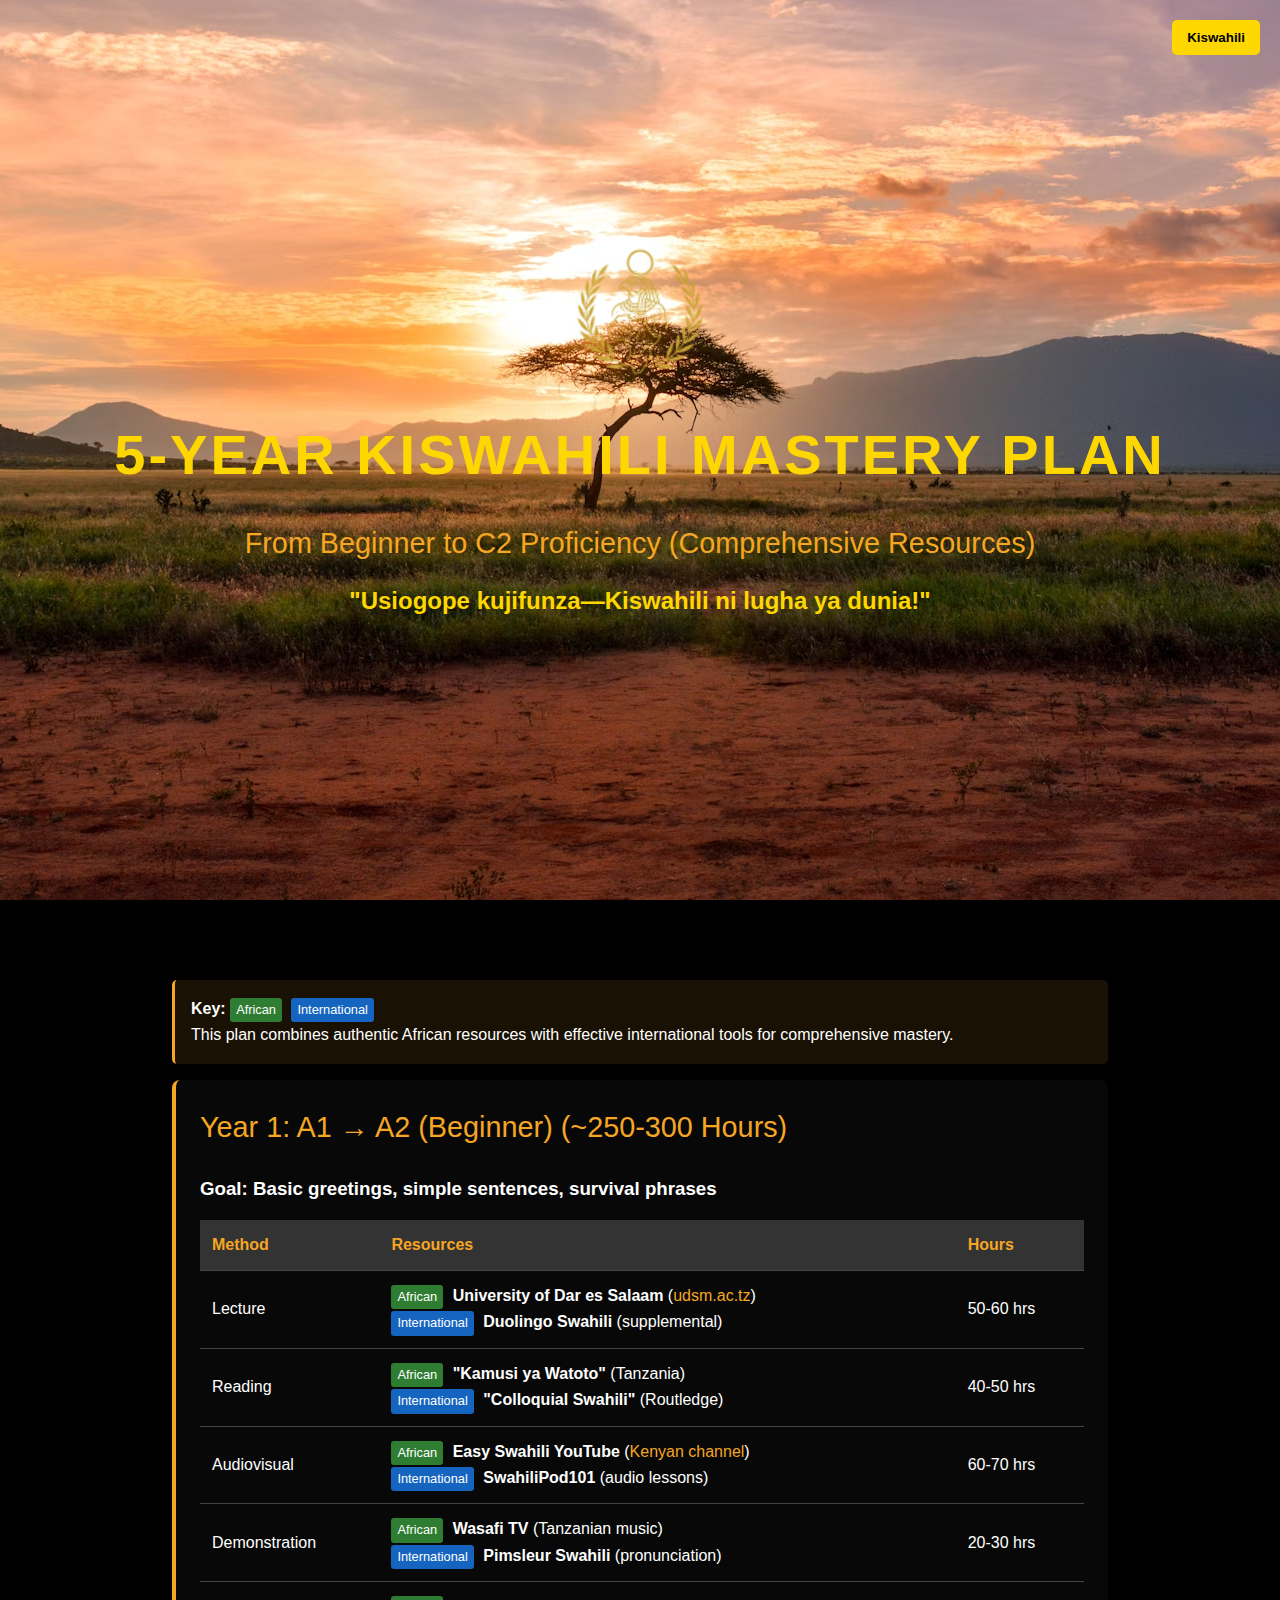
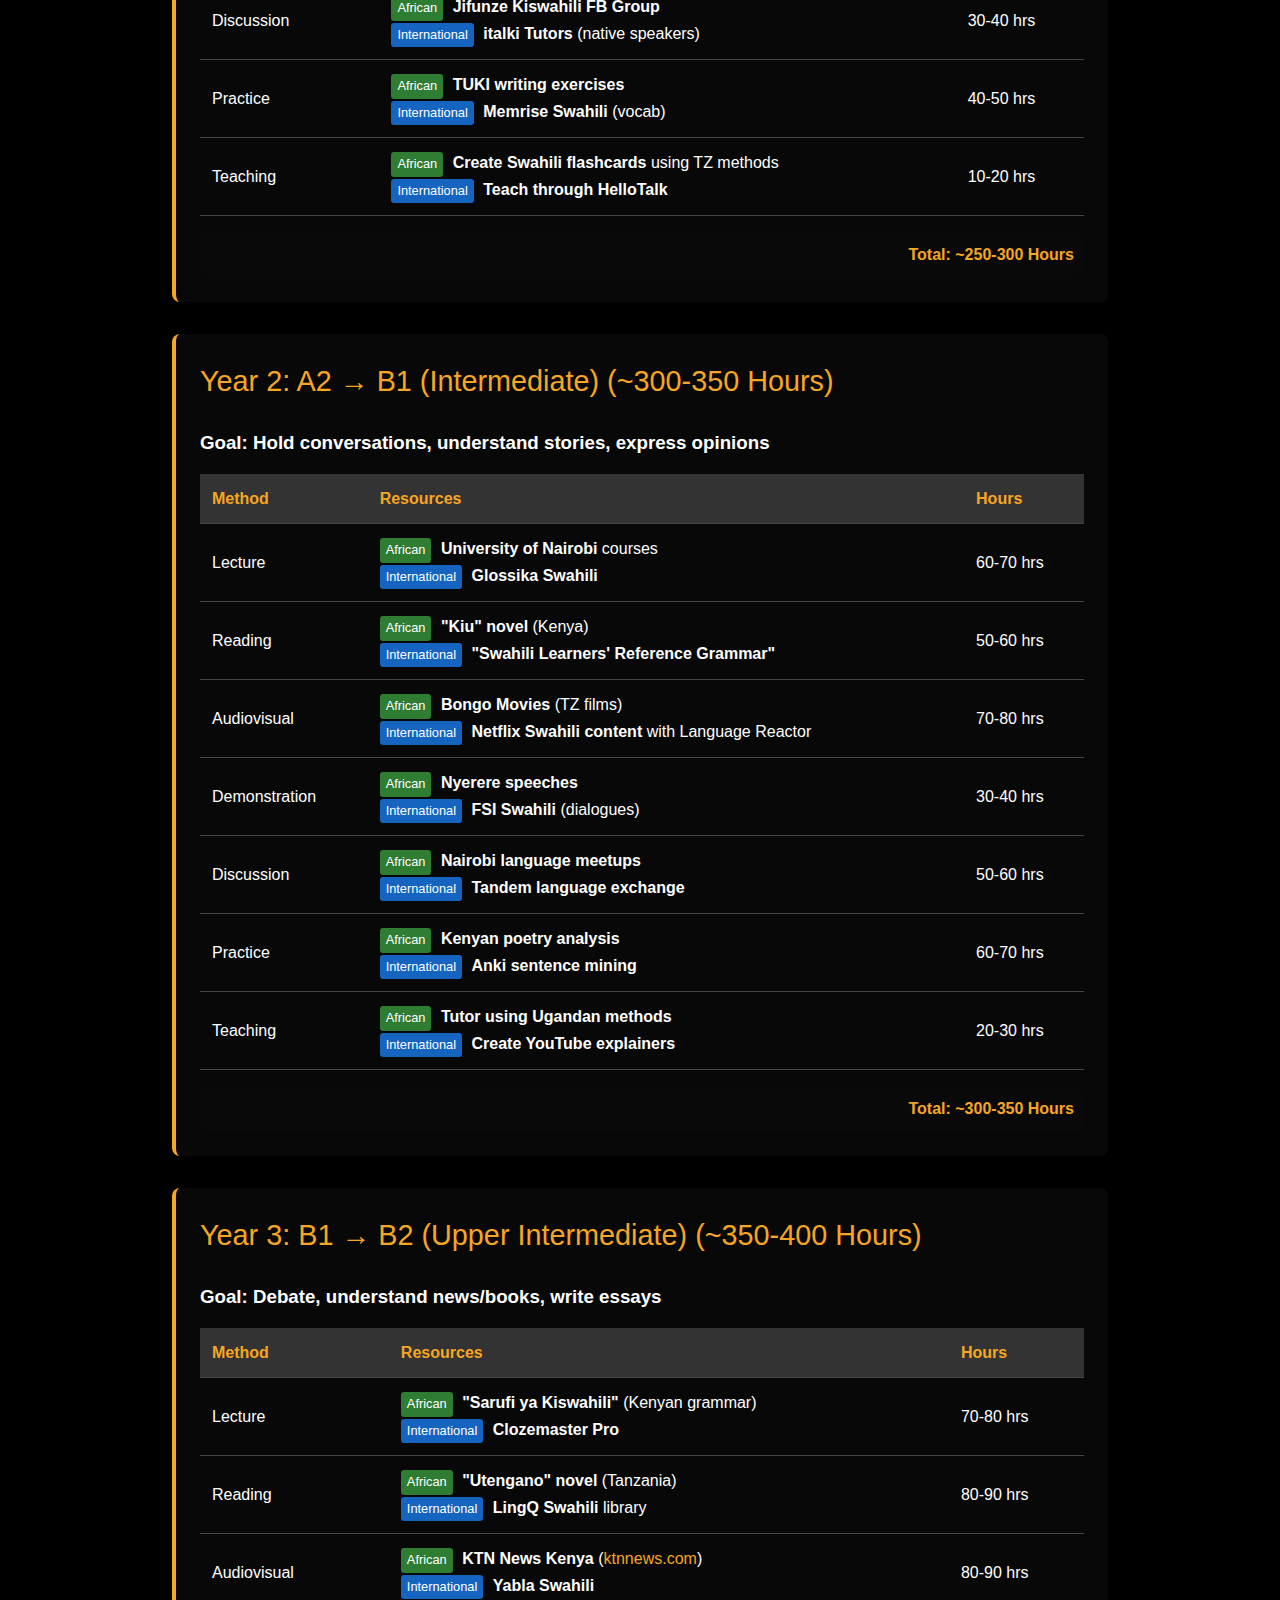
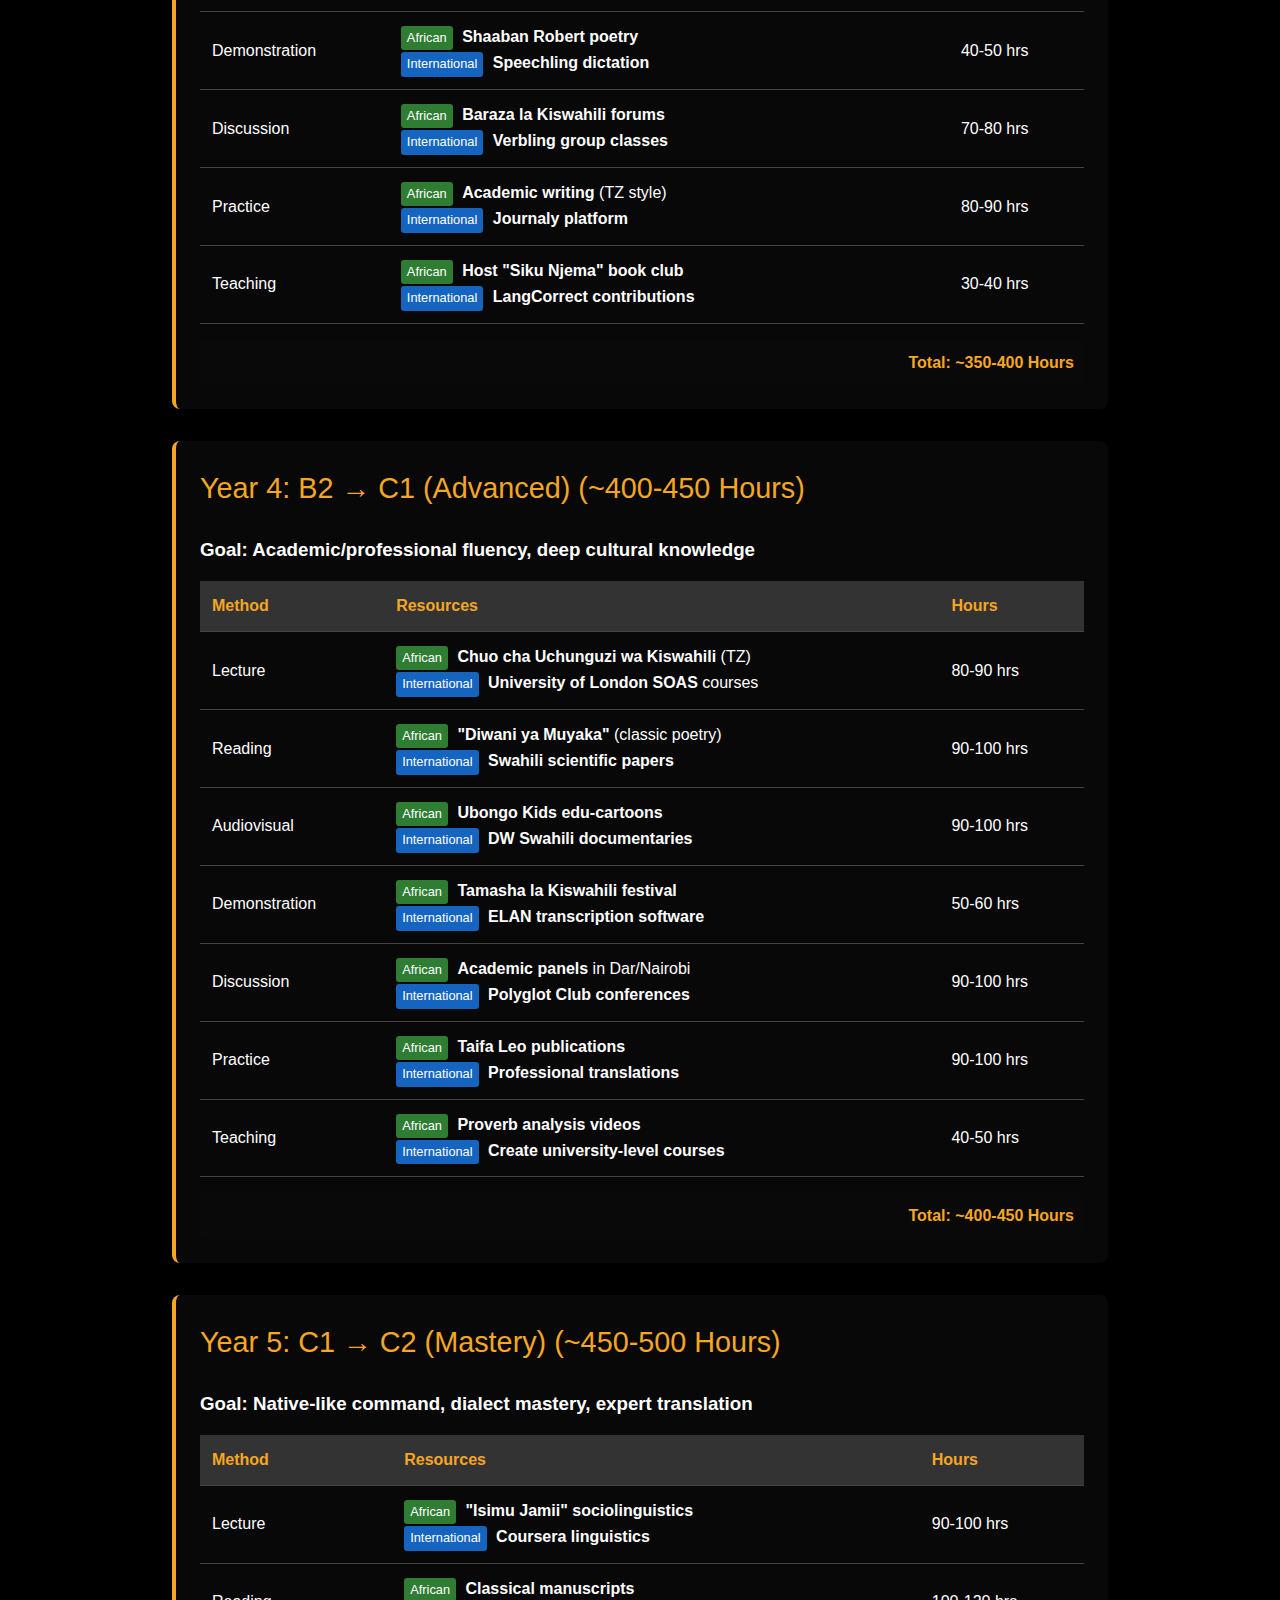
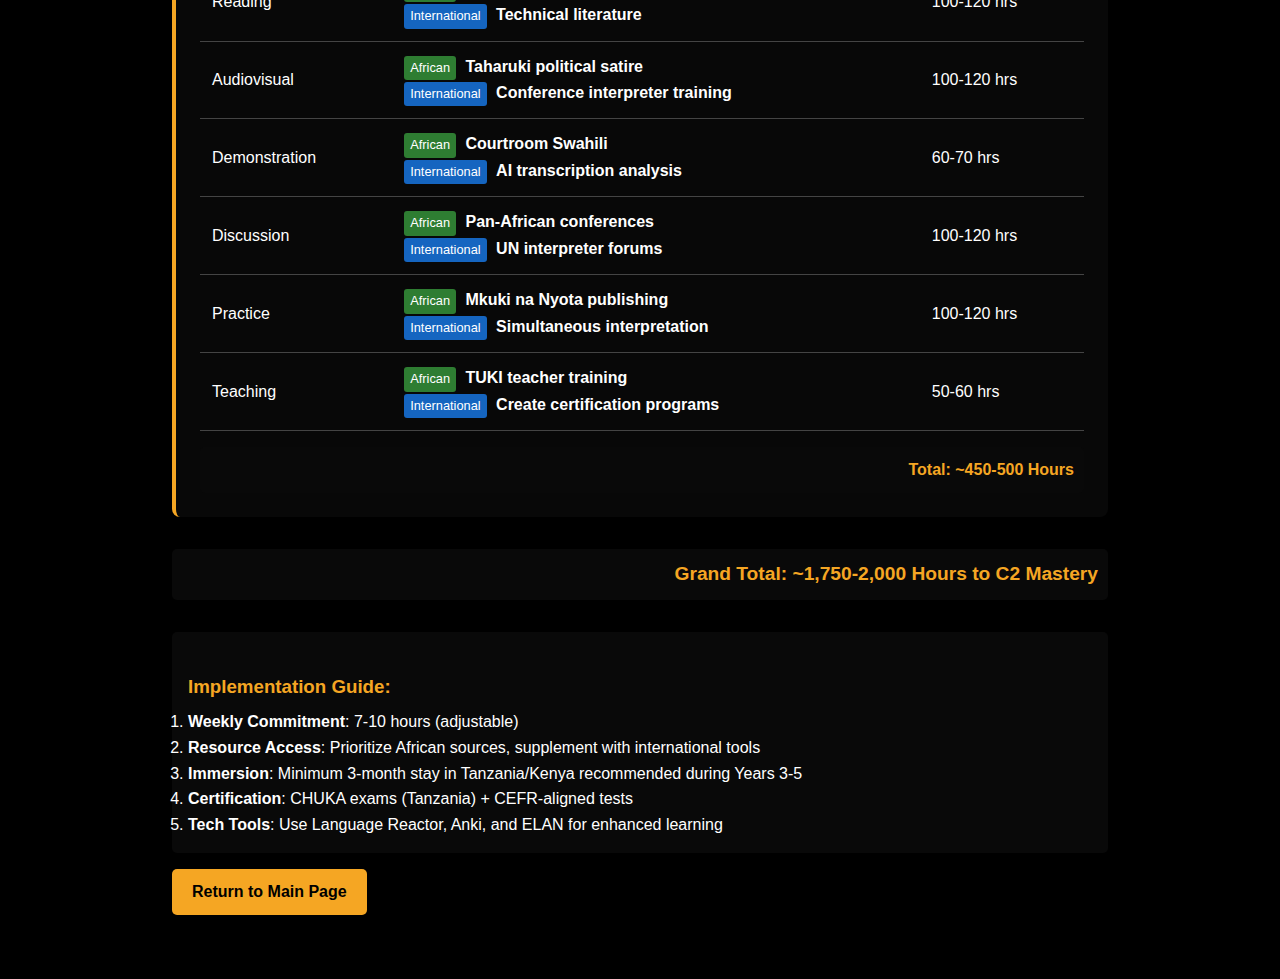
<file: kiswahili-plan.html>
<!DOCTYPE html>
<html lang="en">
<head>
    <meta charset="UTF-8">
    <meta name="viewport" content="width=device-width, initial-scale=1.0">
    <title>5-Year Kiswahili Mastery Plan | United Africa Empire</title>
    <link rel="stylesheet" href="/styles.css">
    <style>
        .plan-container {
            max-width: 1000px;
            margin: 2rem auto;
            padding: 2rem;
            background-color: rgba(0, 0, 0, 0.7);
            border-radius: 10px;
            color: white;
        }
        
        .year-section {
            margin-bottom: 2rem;
            padding: 1.5rem;
            background-color: rgba(10, 10, 10, 0.8);
            border-radius: 8px;
            border-left: 4px solid #f5a623;
        }
        
        table {
            width: 100%;
            border-collapse: collapse;
            margin: 1rem 0;
        }
        
        th, td {
            padding: 12px;
            text-align: left;
            border-bottom: 1px solid #444;
        }
        
        th {
            background-color: #333;
            color: #f5a623;
        }
        
        tr:hover {
            background-color: rgba(245, 166, 35, 0.1);
        }
        
        .back-button {
            display: inline-block;
            margin-top: 1rem;
            padding: 10px 20px;
            background-color: #f5a623;
            color: #000;
            text-decoration: none;
            border-radius: 5px;
            font-weight: bold;
            transition: all 0.3s;
        }
        
        .back-button:hover {
            background-color: #e6951a;
        }
        
        h2 {
            color: #f5a623;
            margin-bottom: 1rem;
        }
        
        h3 {
            color: #fff;
            margin: 1.5rem 0 0.5rem;
        }
        
        .total-hours {
            font-weight: bold;
            color: #f5a623;
            text-align: right;
            padding: 10px;
            background-color: rgba(10, 10, 10, 0.9);
            border-radius: 5px;
        }
        
        .source-link {
            color: #f5a623;
            text-decoration: none;
        }
        
        .source-link:hover {
            text-decoration: underline;
        }
        
        .resource-type {
            display: inline-block;
            padding: 2px 6px;
            border-radius: 3px;
            font-size: 0.8em;
            margin-right: 5px;
        }
        
        .african {
            background-color: #2e7d32;
            color: white;
        }
        
        .international {
            background-color: #1565c0;
            color: white;
        }
        
        .tooltip {
            position: relative;
            display: inline-block;
            border-bottom: 1px dotted #f5a623;
            cursor: help;
        }
        
        .tooltip .tooltiptext {
            visibility: hidden;
            width: 300px;
            background-color: #333;
            color: #fff;
            text-align: center;
            border-radius: 6px;
            padding: 5px;
            position: absolute;
            z-index: 1;
            bottom: 125%;
            left: 50%;
            margin-left: -150px;
            opacity: 0;
            transition: opacity 0.3s;
        }
        
        .tooltip:hover .tooltiptext {
            visibility: visible;
            opacity: 1;
        }
        
        .key-box {
            margin: 1rem 0;
            padding: 1rem;
            background-color: rgba(245, 166, 35, 0.1);
            border-radius: 5px;
            border-left: 3px solid #f5a623;
        }
    </style>
</head>
<body>
    <button class="language-toggle" id="languageToggle">Kiswahili</button>
    
    <header id="mainHeader">
        <img src="assets/empire-logo.png" alt="Empire Logo" class="logo">
        <h1 id="title">5-Year Kiswahili Mastery Plan</h1>
        <h2 id="subtitle">From Beginner to C2 Proficiency (Comprehensive Resources)</h2>
        <p class="manifesto" id="manifesto">"Usiogope kujifunza—Kiswahili ni lugha ya dunia!"</p>
    </header>
    
    <div class="plan-container">
        <div class="key-box">
            <p><strong>Key:</strong> <span class="resource-type african">African</span> <span class="resource-type international">International</span></p>
            <p>This plan combines authentic African resources with effective international tools for comprehensive mastery.</p>
        </div>
        
        <!-- Year 1 -->
        <div class="year-section">
            <h2>Year 1: A1 → A2 (Beginner) (~250-300 Hours)</h2>
            <h3>Goal: Basic greetings, simple sentences, survival phrases</h3>
            <table>
                <tr>
                    <th>Method</th>
                    <th>Resources</th>
                    <th>Hours</th>
                </tr>
                <tr>
                    <td>Lecture</td>
                    <td>
                        <span class="resource-type african">African</span> <strong>University of Dar es Salaam</strong> (<a href="https://www.udsm.ac.tz" class="source-link" target="_blank">udsm.ac.tz</a>)<br>
                        <span class="resource-type international">International</span> <strong>Duolingo Swahili</strong> (supplemental)
                    </td>
                    <td>50-60 hrs</td>
                </tr>
                <tr>
                    <td>Reading</td>
                    <td>
                        <span class="resource-type african">African</span> <strong>"Kamusi ya Watoto"</strong> (Tanzania)<br>
                        <span class="resource-type international">International</span> <strong>"Colloquial Swahili"</strong> (Routledge)
                    </td>
                    <td>40-50 hrs</td>
                </tr>
                <tr>
                    <td>Audiovisual</td>
                    <td>
                        <span class="resource-type african">African</span> <strong>Easy Swahili YouTube</strong> (<a href="https://youtube.com/c/EasySwahili" class="source-link" target="_blank">Kenyan channel</a>)<br>
                        <span class="resource-type international">International</span> <strong>SwahiliPod101</strong> (audio lessons)
                    </td>
                    <td>60-70 hrs</td>
                </tr>
                <tr>
                    <td>Demonstration</td>
                    <td>
                        <span class="resource-type african">African</span> <strong>Wasafi TV</strong> (Tanzanian music)<br>
                        <span class="resource-type international">International</span> <strong>Pimsleur Swahili</strong> (pronunciation)
                    </td>
                    <td>20-30 hrs</td>
                </tr>
                <tr>
                    <td>Discussion</td>
                    <td>
                        <span class="resource-type african">African</span> <strong>Jifunze Kiswahili FB Group</strong><br>
                        <span class="resource-type international">International</span> <strong>italki Tutors</strong> (native speakers)
                    </td>
                    <td>30-40 hrs</td>
                </tr>
                <tr>
                    <td>Practice</td>
                    <td>
                        <span class="resource-type african">African</span> <strong>TUKI writing exercises</strong><br>
                        <span class="resource-type international">International</span> <strong>Memrise Swahili</strong> (vocab)
                    </td>
                    <td>40-50 hrs</td>
                </tr>
                <tr>
                    <td>Teaching</td>
                    <td>
                        <span class="resource-type african">African</span> <strong>Create Swahili flashcards</strong> using TZ methods<br>
                        <span class="resource-type international">International</span> <strong>Teach through HelloTalk</strong>
                    </td>
                    <td>10-20 hrs</td>
                </tr>
            </table>
            <div class="total-hours">Total: ~250-300 Hours</div>
        </div>
        
        <!-- Year 2 -->
        <div class="year-section">
            <h2>Year 2: A2 → B1 (Intermediate) (~300-350 Hours)</h2>
            <h3>Goal: Hold conversations, understand stories, express opinions</h3>
            <table>
                <tr>
                    <th>Method</th>
                    <th>Resources</th>
                    <th>Hours</th>
                </tr>
                <tr>
                    <td>Lecture</td>
                    <td>
                        <span class="resource-type african">African</span> <strong>University of Nairobi</strong> courses<br>
                        <span class="resource-type international">International</span> <strong>Glossika Swahili</strong>
                    </td>
                    <td>60-70 hrs</td>
                </tr>
                <tr>
                    <td>Reading</td>
                    <td>
                        <span class="resource-type african">African</span> <strong>"Kiu" novel</strong> (Kenya)<br>
                        <span class="resource-type international">International</span> <strong>"Swahili Learners' Reference Grammar"</strong>
                    </td>
                    <td>50-60 hrs</td>
                </tr>
                <tr>
                    <td>Audiovisual</td>
                    <td>
                        <span class="resource-type african">African</span> <strong>Bongo Movies</strong> (TZ films)<br>
                        <span class="resource-type international">International</span> <strong>Netflix Swahili content</strong> with Language Reactor
                    </td>
                    <td>70-80 hrs</td>
                </tr>
                <tr>
                    <td>Demonstration</td>
                    <td>
                        <span class="resource-type african">African</span> <strong>Nyerere speeches</strong><br>
                        <span class="resource-type international">International</span> <strong>FSI Swahili</strong> (dialogues)
                    </td>
                    <td>30-40 hrs</td>
                </tr>
                <tr>
                    <td>Discussion</td>
                    <td>
                        <span class="resource-type african">African</span> <strong>Nairobi language meetups</strong><br>
                        <span class="resource-type international">International</span> <strong>Tandem language exchange</strong>
                    </td>
                    <td>50-60 hrs</td>
                </tr>
                <tr>
                    <td>Practice</td>
                    <td>
                        <span class="resource-type african">African</span> <strong>Kenyan poetry analysis</strong><br>
                        <span class="resource-type international">International</span> <strong>Anki sentence mining</strong>
                    </td>
                    <td>60-70 hrs</td>
                </tr>
                <tr>
                    <td>Teaching</td>
                    <td>
                        <span class="resource-type african">African</span> <strong>Tutor using Ugandan methods</strong><br>
                        <span class="resource-type international">International</span> <strong>Create YouTube explainers</strong>
                    </td>
                    <td>20-30 hrs</td>
                </tr>
            </table>
            <div class="total-hours">Total: ~300-350 Hours</div>
        </div>
        
        <!-- Year 3 -->
        <div class="year-section">
            <h2>Year 3: B1 → B2 (Upper Intermediate) (~350-400 Hours)</h2>
            <h3>Goal: Debate, understand news/books, write essays</h3>
            <table>
                <tr>
                    <th>Method</th>
                    <th>Resources</th>
                    <th>Hours</th>
                </tr>
                <tr>
                    <td>Lecture</td>
                    <td>
                        <span class="resource-type african">African</span> <strong>"Sarufi ya Kiswahili"</strong> (Kenyan grammar)<br>
                        <span class="resource-type international">International</span> <strong>Clozemaster Pro</strong>
                    </td>
                    <td>70-80 hrs</td>
                </tr>
                <tr>
                    <td>Reading</td>
                    <td>
                        <span class="resource-type african">African</span> <strong>"Utengano" novel</strong> (Tanzania)<br>
                        <span class="resource-type international">International</span> <strong>LingQ Swahili</strong> library
                    </td>
                    <td>80-90 hrs</td>
                </tr>
                <tr>
                    <td>Audiovisual</td>
                    <td>
                        <span class="resource-type african">African</span> <strong>KTN News Kenya</strong> (<a href="https://ktnnews.com" class="source-link" target="_blank">ktnnews.com</a>)<br>
                        <span class="resource-type international">International</span> <strong>Yabla Swahili</strong>
                    </td>
                    <td>80-90 hrs</td>
                </tr>
                <tr>
                    <td>Demonstration</td>
                    <td>
                        <span class="resource-type african">African</span> <strong>Shaaban Robert poetry</strong><br>
                        <span class="resource-type international">International</span> <strong>Speechling dictation</strong>
                    </td>
                    <td>40-50 hrs</td>
                </tr>
                <tr>
                    <td>Discussion</td>
                    <td>
                        <span class="resource-type african">African</span> <strong>Baraza la Kiswahili forums</strong><br>
                        <span class="resource-type international">International</span> <strong>Verbling group classes</strong>
                    </td>
                    <td>70-80 hrs</td>
                </tr>
                <tr>
                    <td>Practice</td>
                    <td>
                        <span class="resource-type african">African</span> <strong>Academic writing</strong> (TZ style)<br>
                        <span class="resource-type international">International</span> <strong>Journaly platform</strong>
                    </td>
                    <td>80-90 hrs</td>
                </tr>
                <tr>
                    <td>Teaching</td>
                    <td>
                        <span class="resource-type african">African</span> <strong>Host "Siku Njema" book club</strong><br>
                        <span class="resource-type international">International</span> <strong>LangCorrect contributions</strong>
                    </td>
                    <td>30-40 hrs</td>
                </tr>
            </table>
            <div class="total-hours">Total: ~350-400 Hours</div>
        </div>
        
        <!-- Year 4 -->
        <div class="year-section">
            <h2>Year 4: B2 → C1 (Advanced) (~400-450 Hours)</h2>
            <h3>Goal: Academic/professional fluency, deep cultural knowledge</h3>
            <table>
                <tr>
                    <th>Method</th>
                    <th>Resources</th>
                    <th>Hours</th>
                </tr>
                <tr>
                    <td>Lecture</td>
                    <td>
                        <span class="resource-type african">African</span> <strong>Chuo cha Uchunguzi wa Kiswahili</strong> (TZ)<br>
                        <span class="resource-type international">International</span> <strong>University of London SOAS</strong> courses
                    </td>
                    <td>80-90 hrs</td>
                </tr>
                <tr>
                    <td>Reading</td>
                    <td>
                        <span class="resource-type african">African</span> <strong>"Diwani ya Muyaka"</strong> (classic poetry)<br>
                        <span class="resource-type international">International</span> <strong>Swahili scientific papers</strong>
                    </td>
                    <td>90-100 hrs</td>
                </tr>
                <tr>
                    <td>Audiovisual</td>
                    <td>
                        <span class="resource-type african">African</span> <strong>Ubongo Kids edu-cartoons</strong><br>
                        <span class="resource-type international">International</span> <strong>DW Swahili documentaries</strong>
                    </td>
                    <td>90-100 hrs</td>
                </tr>
                <tr>
                    <td>Demonstration</td>
                    <td>
                        <span class="resource-type african">African</span> <strong>Tamasha la Kiswahili festival</strong><br>
                        <span class="resource-type international">International</span> <strong>ELAN transcription software</strong>
                    </td>
                    <td>50-60 hrs</td>
                </tr>
                <tr>
                    <td>Discussion</td>
                    <td>
                        <span class="resource-type african">African</span> <strong>Academic panels</strong> in Dar/Nairobi<br>
                        <span class="resource-type international">International</span> <strong>Polyglot Club conferences</strong>
                    </td>
                    <td>90-100 hrs</td>
                </tr>
                <tr>
                    <td>Practice</td>
                    <td>
                        <span class="resource-type african">African</span> <strong>Taifa Leo publications</strong><br>
                        <span class="resource-type international">International</span> <strong>Professional translations</strong>
                    </td>
                    <td>90-100 hrs</td>
                </tr>
                <tr>
                    <td>Teaching</td>
                    <td>
                        <span class="resource-type african">African</span> <strong>Proverb analysis videos</strong><br>
                        <span class="resource-type international">International</span> <strong>Create university-level courses</strong>
                    </td>
                    <td>40-50 hrs</td>
                </tr>
            </table>
            <div class="total-hours">Total: ~400-450 Hours</div>
        </div>
        
        <!-- Year 5 -->
        <div class="year-section">
            <h2>Year 5: C1 → C2 (Mastery) (~450-500 Hours)</h2>
            <h3>Goal: Native-like command, dialect mastery, expert translation</h3>
            <table>
                <tr>
                    <th>Method</th>
                    <th>Resources</th>
                    <th>Hours</th>
                </tr>
                <tr>
                    <td>Lecture</td>
                    <td>
                        <span class="resource-type african">African</span> <strong>"Isimu Jamii" sociolinguistics</strong><br>
                        <span class="resource-type international">International</span> <strong>Coursera linguistics</strong>
                    </td>
                    <td>90-100 hrs</td>
                </tr>
                <tr>
                    <td>Reading</td>
                    <td>
                        <span class="resource-type african">African</span> <strong>Classical manuscripts</strong><br>
                        <span class="resource-type international">International</span> <strong>Technical literature</strong>
                    </td>
                    <td>100-120 hrs</td>
                </tr>
                <tr>
                    <td>Audiovisual</td>
                    <td>
                        <span class="resource-type african">African</span> <strong>Taharuki political satire</strong><br>
                        <span class="resource-type international">International</span> <strong>Conference interpreter training</strong>
                    </td>
                    <td>100-120 hrs</td>
                </tr>
                <tr>
                    <td>Demonstration</td>
                    <td>
                        <span class="resource-type african">African</span> <strong>Courtroom Swahili</strong><br>
                        <span class="resource-type international">International</span> <strong>AI transcription analysis</strong>
                    </td>
                    <td>60-70 hrs</td>
                </tr>
                <tr>
                    <td>Discussion</td>
                    <td>
                        <span class="resource-type african">African</span> <strong>Pan-African conferences</strong><br>
                        <span class="resource-type international">International</span> <strong>UN interpreter forums</strong>
                    </td>
                    <td>100-120 hrs</td>
                </tr>
                <tr>
                    <td>Practice</td>
                    <td>
                        <span class="resource-type african">African</span> <strong>Mkuki na Nyota publishing</strong><br>
                        <span class="resource-type international">International</span> <strong>Simultaneous interpretation</strong>
                    </td>
                    <td>100-120 hrs</td>
                </tr>
                <tr>
                    <td>Teaching</td>
                    <td>
                        <span class="resource-type african">African</span> <strong>TUKI teacher training</strong><br>
                        <span class="resource-type international">International</span> <strong>Create certification programs</strong>
                    </td>
                    <td>50-60 hrs</td>
                </tr>
            </table>
            <div class="total-hours">Total: ~450-500 Hours</div>
        </div>
        
        <div class="total-hours" style="font-size: 1.2em; margin-top: 2rem;">
            Grand Total: ~1,750-2,000 Hours to C2 Mastery
        </div>
        
        <div style="margin-top: 2rem; background-color: rgba(10, 10, 10, 0.9); padding: 1rem; border-radius: 5px;">
            <h3 style="color: #f5a623;">Implementation Guide:</h3>
            <ol>
                <li><strong>Weekly Commitment</strong>: 7-10 hours (adjustable)</li>
                <li><strong>Resource Access</strong>: Prioritize African sources, supplement with international tools</li>
                <li><strong>Immersion</strong>: Minimum 3-month stay in Tanzania/Kenya recommended during Years 3-5</li>
                <li><strong>Certification</strong>: CHUKA exams (Tanzania) + CEFR-aligned tests</li>
                <li><strong>Tech Tools</strong>: Use Language Reactor, Anki, and ELAN for enhanced learning</li>
            </ol>
        </div>
        
        <a href="index.html" class="back-button">Return to Main Page</a>
    </div>

    <script src="app.js"></script>
    <script>
        // Enhanced tooltip functionality
        document.addEventListener('DOMContentLoaded', function() {
            // Language toggle functionality
            const languageToggle = document.getElementById('languageToggle');
            if (languageToggle) {
                languageToggle.addEventListener('click', function() {
                    // Add language switching logic here
                    alert('Kiswahili/English toggle functionality will be implemented');
                });
            }
            
            // Tooltip activation
            const tooltips = document.querySelectorAll('.tooltip');
            tooltips.forEach(tip => {
                tip.addEventListener('mouseenter', function() {
                    const tooltip = this.querySelector('.tooltiptext');
                    tooltip.style.visibility = 'visible';
                    tooltip.style.opacity = '1';
                });
                tip.addEventListener('mouseleave', function() {
                    const tooltip = this.querySelector('.tooltiptext');
                    tooltip.style.visibility = 'hidden';
                    tooltip.style.opacity = '0';
                });
            });
        });
    </script>
</body>
</html>
</file>
<file: styles.css>
:root {
    --gold: #FFD700;
    --black: #000000;
    --red: #AA0000;
    --font-main: 'Arial', sans-serif;
}

* {
    margin: 0;
    padding: 0;
    box-sizing: border-box;
}

body {
    font-family: var(--font-main);
    background-color: var(--black);
    color: var(--gold);
    line-height: 1.6;
}

header {
    background-image: url('assets/savanna-bg.avif');
    background-size: cover;
    background-position: center;
    height: 100vh;
    display: flex;
    flex-direction: column;
    justify-content: center;
    align-items: center;
    text-align: center;
    padding: 0 20px;
}

.logo {
    width: 150px;
    margin-bottom: 20px;
}

h1 {
    font-size: 3.5rem;
    margin-bottom: 20px;
    text-transform: uppercase;
    letter-spacing: 3px;
}

h2 {
    font-size: 1.8rem;
    margin-bottom: 30px;
    font-weight: 300;
}

.manifesto {
    font-size: 1.5rem;
    max-width: 800px;
    margin: 0 auto 40px;
    font-weight: bold;
}

.cta-button {
    display: inline-block;
    background: var(--gold);
    color: var(--black);
    padding: 15px 30px;
    font-size: 1.2rem;
    text-decoration: none;
    border-radius: 5px;
    transition: all 0.3s ease;
    font-weight: bold;
    border: none;
    cursor: pointer;
}

.cta-button:hover {
    transform: scale(1.05);
    box-shadow: 0 0 20px var(--gold);
}

.language-toggle {
    position: fixed;
    top: 20px;
    right: 20px;
    background: var(--gold);
    color: var(--black);
    border: none;
    padding: 10px 15px;
    border-radius: 5px;
    cursor: pointer;
    font-weight: bold;
    z-index: 100;
}

/* Registration Modal */
.modal {
    display: none;
    position: fixed;
    top: 0;
    left: 0;
    width: 100%;
    height: 100%;
    background: rgba(0,0,0,0.9);
    z-index: 1000;
    justify-content: center;
    align-items: center;
}

.modal-content {
    background: var(--black);
    padding: 30px;
    border-radius: 10px;
    width: 90%;
    max-width: 500px;
    border: 2px solid var(--gold);
    position: relative;
}

.close-modal {
    position: absolute;
    top: 10px;
    right: 10px;
    color: var(--gold);
    font-size: 1.5rem;
    cursor: pointer;
}

.form-group {
    margin-bottom: 20px;
}

.form-group label {
    display: block;
    margin-bottom: 5px;
    color: var(--gold);
}

.form-group input,
.form-group select {
    width: 100%;
    padding: 10px;
    background: #111;
    border: 1px solid var(--gold);
    color: white;
    border-radius: 5px;
}

.radio-group {
    display: flex;
    gap: 15px;
    margin-top: 10px;
}

.radio-option {
    display: flex;
    align-items: center;
}

.radio-option input {
    margin-right: 5px;
}

/* Responsive */
@media (max-width: 768px) {
    h1 {
        font-size: 2.5rem;
    }
    
    h2 {
        font-size: 1.3rem;
    }
    
    .manifesto {
        font-size: 1.2rem;
    }
}

/* Add to existing styles.css */
.cta-button {
    /* Your existing button styles */
    margin: 10px;
}

.plan-container {
    max-width: 1000px;
    margin: 2rem auto;
    padding: 2rem;
    background-color: rgba(0, 0, 0, 0.7);
    border-radius: 10px;
    color: white;
}

.year-section {
    margin-bottom: 2rem;
    padding: 1.5rem;
    background-color: rgba(10, 10, 10, 0.8);
    border-radius: 8px;
    border-left: 4px solid #f5a623;
}

/* Add all the other styles from the kiswahili-plan.html style section */
</file>
